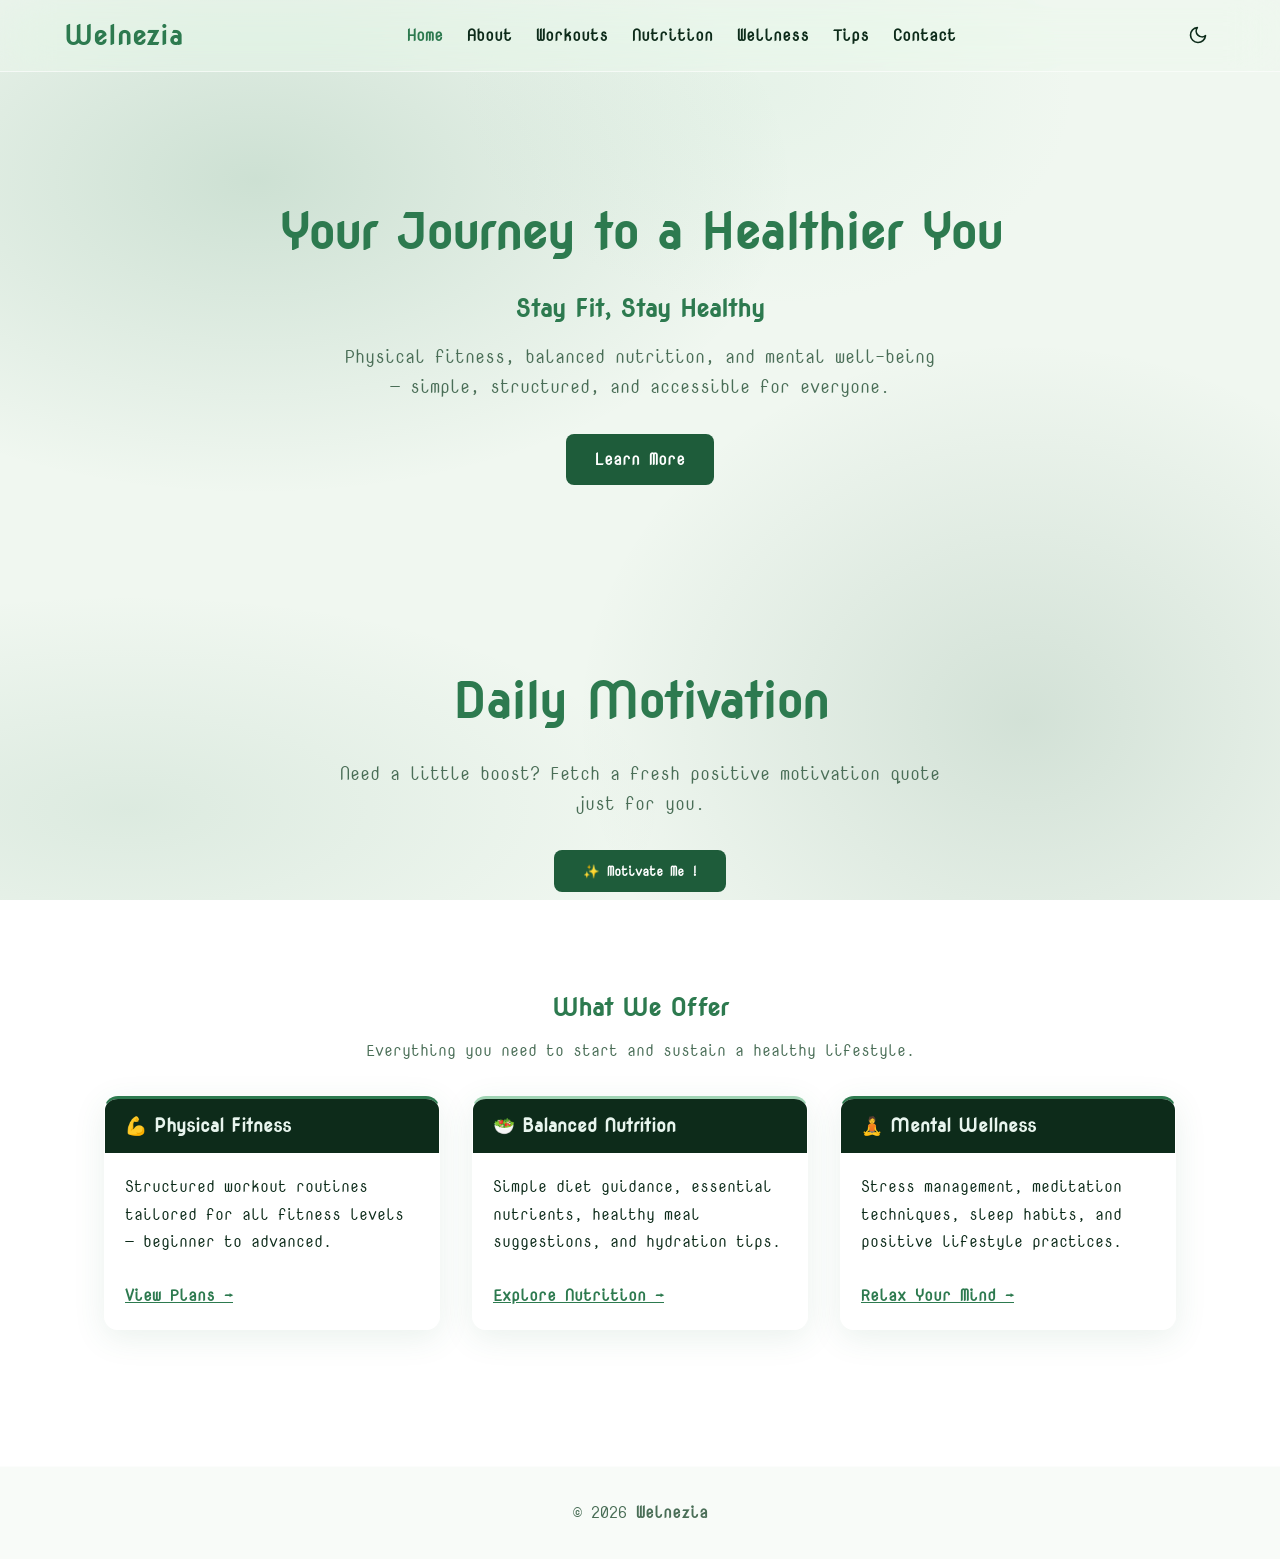
<file: index.html>
<!DOCTYPE html>
<html lang="en">
<head>
  <meta charset="UTF-8">
  <meta name="viewport" content="width=device-width, initial-scale=1.0">
  <title>Welnezia | Home</title>
  <meta name="description" content="Welnezia – Home. Health, fitness and mental wellness.">
  <meta name="keywords" content="health, fitness, diet, wellness, workout, nutrition">
  <meta property="og:title" content="Welnezia | Home">
  <meta property="og:image" content="https://picsum.photos/seed/welnezia/1200/630">
  <link rel="preconnect" href="https://fonts.googleapis.com">
  <link rel="preconnect" href="https://fonts.gstatic.com" crossorigin>
  <link href="https://fonts.googleapis.com/css2?family=Nova+Mono&family=Nova+Round&display=swap" rel="stylesheet">
  <link rel="stylesheet" href="css/style.css">
</head>
<body>
  <header>
    <a href="index.html" class="logo">Welnezia</a>
    <nav>
      <ul class="nav-links">
        <li><a href="index.html" class="active">Home</a></li>
        <li><a href="about.html">About</a></li>
        <li><a href="workouts.html">Workouts</a></li>
        <li><a href="nutrition.html">Nutrition</a></li>
        <li><a href="mental.html">Wellness</a></li>
        <li><a href="blogs.html">Tips</a></li>
        <li><a href="contact.html">Contact</a></li>
      </ul>
    </nav>
    <div class="nav-controls">
      <button id="theme-toggle" aria-label="Toggle theme"></button>
      <button id="hamburger" aria-label="Open menu"></button>
    </div>
  </header>
  <div id="mobile-menu">
    <a href="index.html" class="active">Home</a>
    <a href="about.html">About</a>
    <a href="workouts.html">Workouts</a>
    <a href="nutrition.html">Nutrition</a>
    <a href="mental.html">Wellness</a>
    <a href="blogs.html">Tips</a>
    <a href="contact.html">Contact</a>
  </div>
  <main>

    <section class="hero">
      <h1>Your Journey to a Healthier You</h1>
      <h2>Stay Fit, Stay Healthy</h2>
      <p>Physical fitness, balanced nutrition, and mental well-being — simple, structured, and accessible for everyone.</p>
      <a href="about.html" class="btn" style="background:var(--green-600)">Learn More</a>
    </section>

    <!-- Daily Motivation Widget -->
    <section class="hero">
      <div class="motivation-section">
        <h1>Daily Motivation</h1>
        <p class="subtitle">Need a little boost? Fetch a fresh positive motivation quote just for you.</p>
        <button class="btn" id="motivationBtn" style="background:var(--green-600)">✨ Motivate Me !</button>
        <p id="motivationError"></p>
        <div id="motivationBox">
          <h1 id="motivationText"></h1>
        </div>
      </div>
    </section>

    <section>
      <h2 style="text-align:center; margin-bottom:0.5rem;">What We Offer</h2>
      <p style="text-align:center; color:var(--text-muted); margin-bottom:2rem;">Everything you need to start and sustain a healthy lifestyle.</p>
      <div class="grid-container">
        <div class="card">
          <div class="card-heading">💪 Physical Fitness</div>
          <div class="card-body"><p>Structured workout routines tailored for all fitness levels — beginner to advanced.</p><br><a href="workouts.html" style="color:var(--primary); font-weight:700;">View Plans →</a></div>
        </div>
        <div class="card">
          <div class="card-heading">🥗 Balanced Nutrition</div>
          <div class="card-body"><p>Simple diet guidance, essential nutrients, healthy meal suggestions, and hydration tips.</p><br><a href="nutrition.html" style="color:var(--primary); font-weight:700;">Explore Nutrition →</a></div>
        </div>
        <div class="card">
          <div class="card-heading">🧘 Mental Wellness</div>
          <div class="card-body"><p>Stress management, meditation techniques, sleep habits, and positive lifestyle practices.</p><br><a href="mental.html" style="color:var(--primary); font-weight:700;">Relax Your Mind →</a></div>
        </div>
      </div>
    </section>
  </main>
  <footer>
    <p>&copy; 2026 <strong>Welnezia</strong></p>
  </footer>
  <script src="js/script.js"></script>
  <script src="js/api.js"></script>
</body>
</html>
</file>
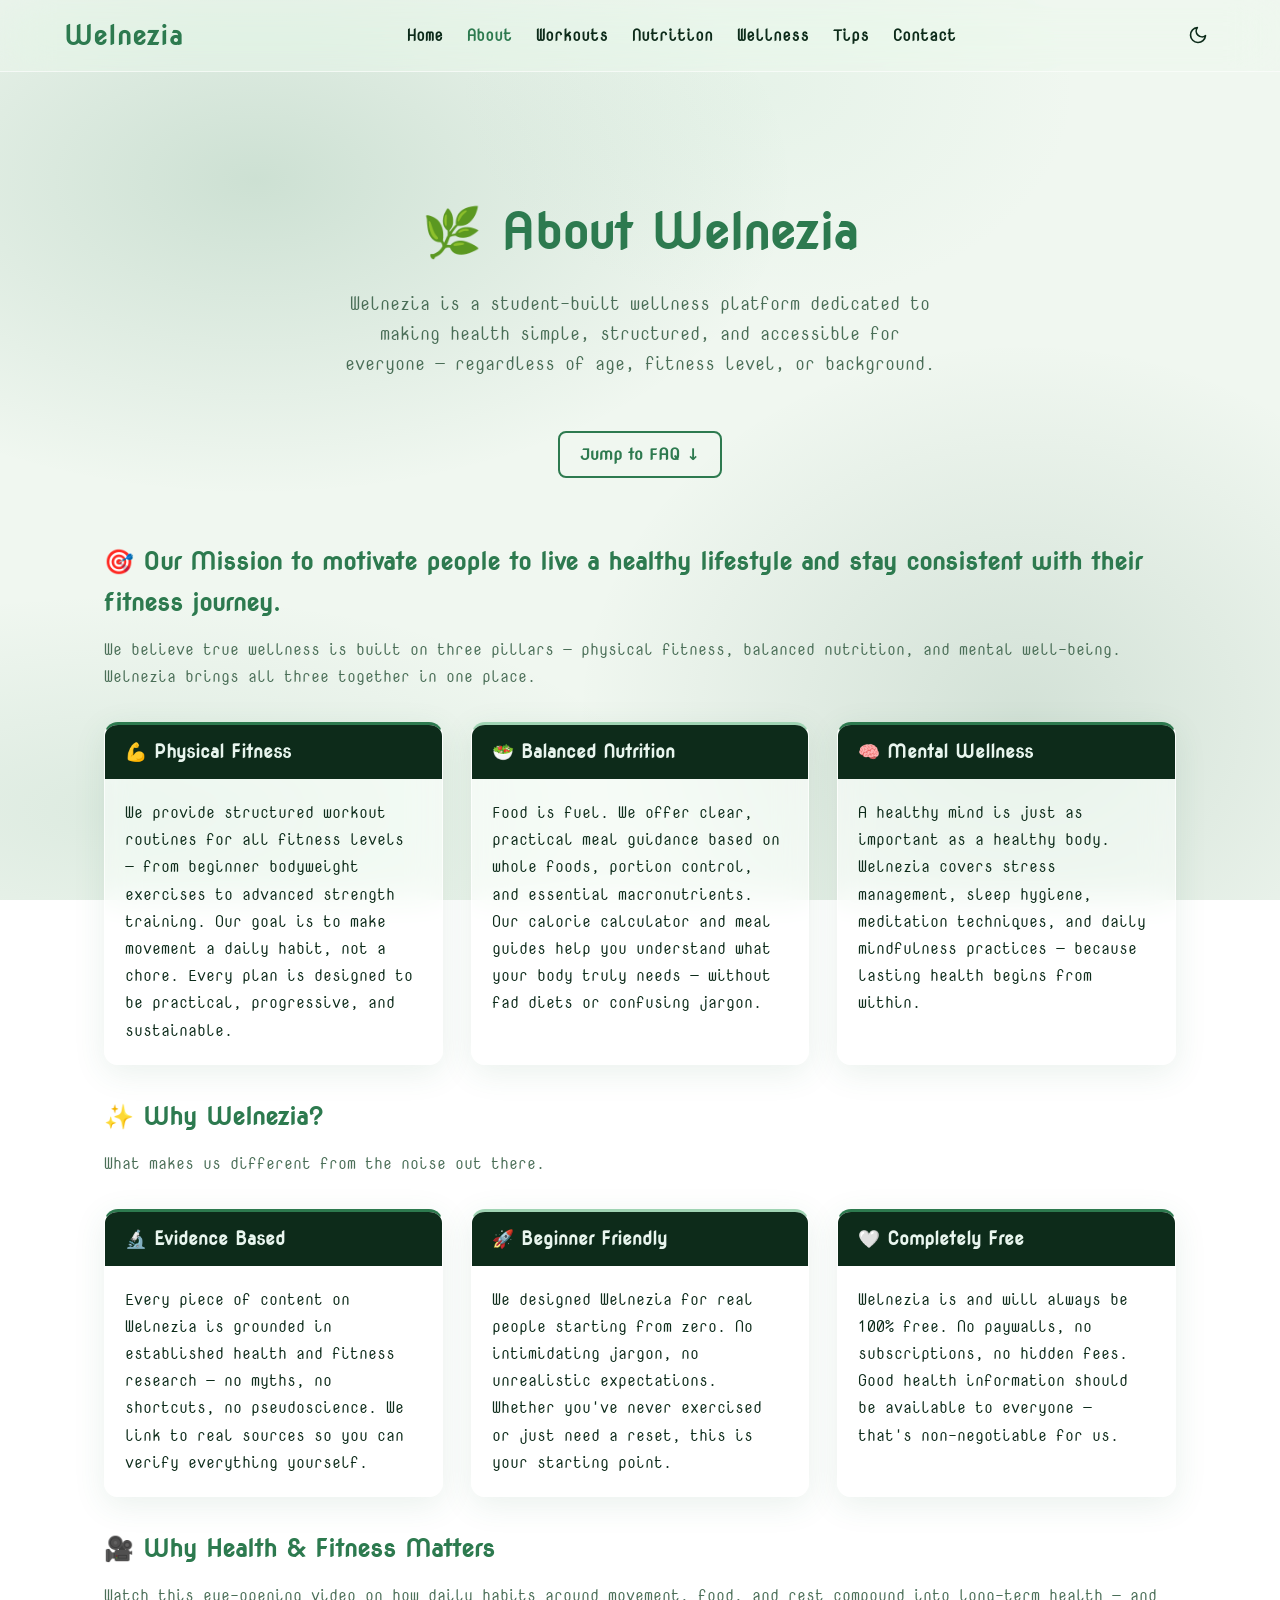
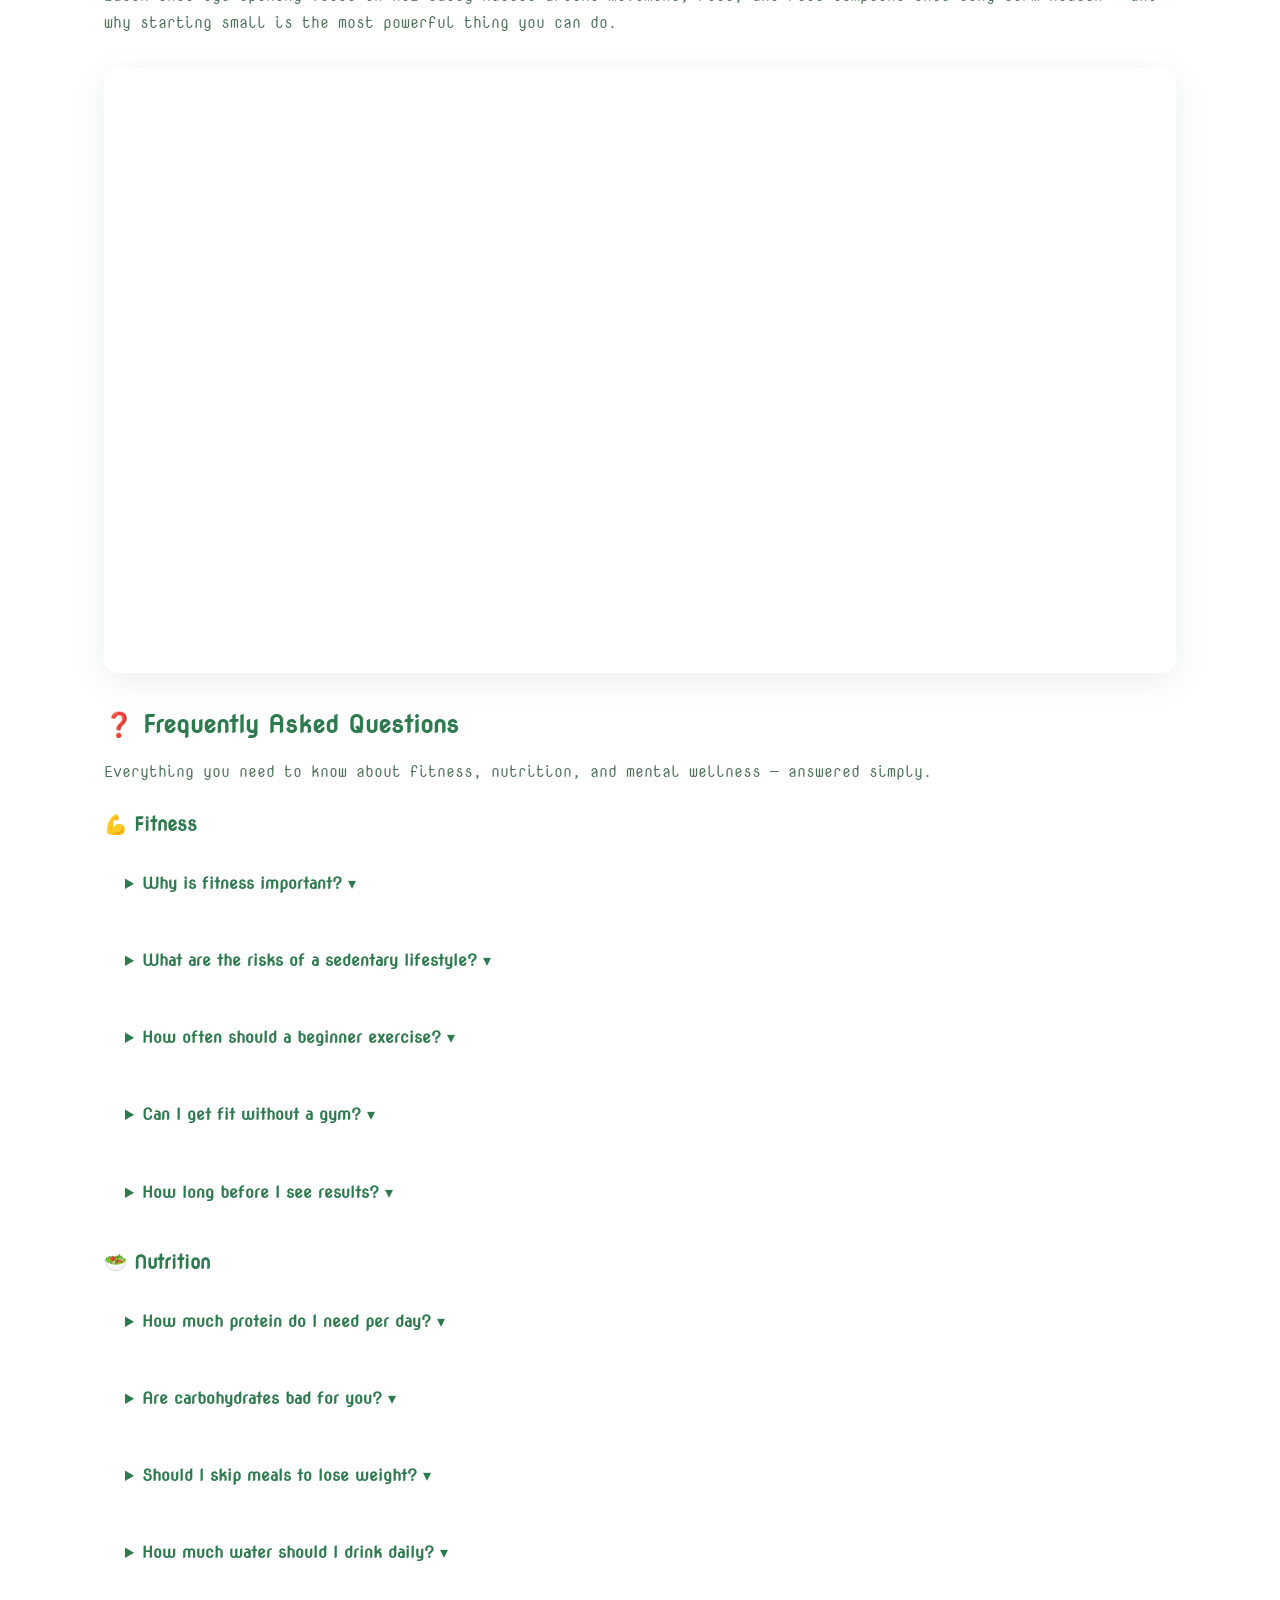
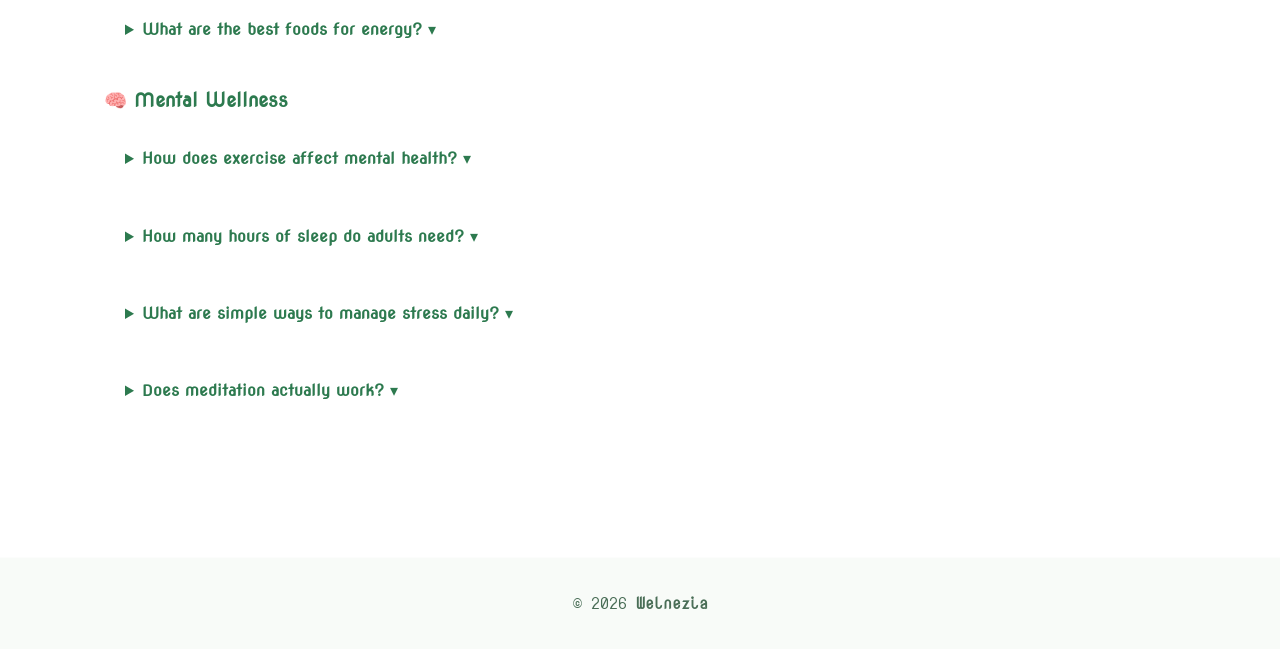
<file: about.html>
<!DOCTYPE html>
<html lang="en">
<head>
  <meta charset="UTF-8">
  <meta name="viewport" content="width=device-width, initial-scale=1.0">
  <title>Welnezia | About</title>
  <meta name="description" content="Welnezia – About us. Learn about our mission, vision and approach to health, fitness and mental wellness.">
  <meta name="keywords" content="about welnezia, health mission, fitness vision, wellness, nutrition">
  <meta property="og:title" content="Welnezia | About">
  <meta property="og:image" content="https://picsum.photos/seed/welnezia/1200/630">
  <link rel="preconnect" href="https://fonts.googleapis.com">
  <link rel="preconnect" href="https://fonts.gstatic.com" crossorigin>
  <link href="https://fonts.googleapis.com/css2?family=Nova+Mono&family=Nova+Round&display=swap" rel="stylesheet">
  <link rel="stylesheet" href="css/style.css">
  <style>
    .about-grid {
      display: grid;
      grid-template-columns: repeat(3, 1fr);
      gap: 1.75rem;
      margin: 2rem 0;
    }
    @media (max-width: 768px) {
      .about-grid { grid-template-columns: 1fr; }
    }
    .video-wrapper {
      position: relative;
      padding-bottom: 56.25%;
      height: 0;
      overflow: hidden;
      border-radius: 14px;
      border: 1px solid var(--border);
      box-shadow: var(--shadow);
      margin: 2rem 0;
    }
    .video-wrapper iframe {
      position: absolute;
      top: 0; left: 0;
      width: 100%; height: 100%;
      border: 0;
      border-radius: 14px;
    }
    .faq-section details {
      margin-bottom: 1rem;
    }
    .anchor-btn {
      display: inline-block;
      margin-top: 1.25rem;
      color: var(--primary);
      font-weight: 700;
      font-family: var(--font-display);
      text-decoration: none;
      border: 2px solid var(--primary);
      padding: 0.5rem 1.25rem;
      border-radius: 8px;
      transition: background 0.2s, color 0.2s;
    }
    .anchor-btn:hover {
      background: var(--primary);
      color: #fff;
    }
  </style>
</head>
<body>

  <header>
    <a href="index.html" class="logo">Welnezia</a>
    <nav>
      <ul class="nav-links">
        <li><a href="index.html">Home</a></li>
        <li><a href="about.html" class="active">About</a></li>
        <li><a href="workouts.html">Workouts</a></li>
        <li><a href="nutrition.html">Nutrition</a></li>
        <li><a href="mental.html">Wellness</a></li>
        <li><a href="blogs.html">Tips</a></li>
        <li><a href="contact.html">Contact</a></li>
      </ul>
    </nav>
    <div class="nav-controls">
      <button id="theme-toggle" aria-label="Toggle theme"></button>
      <button id="hamburger" aria-label="Open menu"></button>
    </div>
  </header>

  <div id="mobile-menu">
    <a href="index.html">Home</a>
    <a href="about.html" class="active">About</a>
    <a href="workouts.html">Workouts</a>
    <a href="nutrition.html">Nutrition</a>
    <a href="mental.html">Wellness</a>
    <a href="blogs.html">Tips</a>
    <a href="contact.html">Contact</a>
  </div>

  <main>

    <!-- Hero -->
    <section class="hero">
      <h1>🌿 About Welnezia</h1>
      <p>Welnezia is a student-built wellness platform dedicated to making health simple, structured, and accessible for everyone — regardless of age, fitness level, or background.</p>
      <a href="#faq" class="anchor-btn">Jump to FAQ &#8595;</a>
    </section>

    <!-- Mission -->
    <section style="margin-bottom:2rem;">
      <h2>🎯 Our Mission to motivate people to live a healthy lifestyle and stay consistent with their fitness journey.</h2>
      <p style="color:var(--text-muted); margin-bottom:1.5rem;">We believe true wellness is built on three pillars — physical fitness, balanced nutrition, and mental well-being. Welnezia brings all three together in one place.</p>
      <div class="about-grid">

        <div class="card">
          <div class="card-heading">💪 Physical Fitness</div>
          <div class="card-body">
            <p>We provide structured workout routines for all fitness levels — from beginner bodyweight exercises to advanced strength training. Our goal is to make movement a daily habit, not a chore. Every plan is designed to be practical, progressive, and sustainable.</p>
          </div>
        </div>

        <div class="card">
          <div class="card-heading">🥗 Balanced Nutrition</div>
          <div class="card-body">
            <p>Food is fuel. We offer clear, practical meal guidance based on whole foods, portion control, and essential macronutrients. Our calorie calculator and meal guides help you understand what your body truly needs — without fad diets or confusing jargon.</p>
          </div>
        </div>

        <div class="card">
          <div class="card-heading">🧠 Mental Wellness</div>
          <div class="card-body">
            <p>A healthy mind is just as important as a healthy body. Welnezia covers stress management, sleep hygiene, meditation techniques, and daily mindfulness practices — because lasting health begins from within.</p>
          </div>
        </div>

      </div>
    </section>

    <!-- Why Welnezia -->
    <section style="margin-bottom:2rem;">
      <h2>✨ Why Welnezia?</h2>
      <p style="color:var(--text-muted); margin-bottom:1.5rem;">What makes us different from the noise out there.</p>
      <div class="about-grid">

        <div class="card">
          <div class="card-heading">🔬 Evidence Based</div>
          <div class="card-body">
            <p>Every piece of content on Welnezia is grounded in established health and fitness research — no myths, no shortcuts, no pseudoscience. We link to real sources so you can verify everything yourself.</p>
          </div>
        </div>

        <div class="card">
          <div class="card-heading">🚀 Beginner Friendly</div>
          <div class="card-body">
            <p>We designed Welnezia for real people starting from zero. No intimidating jargon, no unrealistic expectations. Whether you've never exercised or just need a reset, this is your starting point.</p>
          </div>
        </div>

        <div class="card">
          <div class="card-heading">🤍 Completely Free</div>
          <div class="card-body">
            <p>Welnezia is and will always be 100% free. No paywalls, no subscriptions, no hidden fees. Good health information should be available to everyone — that's non-negotiable for us.</p>
          </div>
        </div>

      </div>
    </section>

    <!-- YouTube Embed -->
    <section style="margin-bottom:2rem;">
      <h2>🎥 Why Health &amp; Fitness Matters</h2>
      <p style="color:var(--text-muted); margin-bottom:1rem;">Watch this eye-opening video on how daily habits around movement, food, and rest compound into long-term health — and why starting small is the most powerful thing you can do.</p>
      <div class="video-wrapper">
        <iframe
          src="https://www.youtube.com/embed/_HEnohs6yYw"
          title="The Importance of Health and Fitness - YouTube"
          allow="accelerometer; autoplay; clipboard-write; encrypted-media; gyroscope; picture-in-picture"
          allowfullscreen>
        </iframe>
      </div>
    </section>

    <!-- FAQ -->
    <section class="faq-section" id="faq" style="margin-bottom:2rem;">
      <h2>❓ Frequently Asked Questions</h2>
      <p style="color:var(--text-muted); margin-bottom:1.5rem;">Everything you need to know about fitness, nutrition, and mental wellness — answered simply.</p>

      <h3 style="margin:1.5rem 0 0.75rem;">💪 Fitness</h3>

      <details>
        <summary>Why is fitness important?</summary>
        <p>Regular physical activity improves cardiovascular health, builds muscle, enhances mental clarity, reduces stress, and helps prevent chronic diseases like diabetes, obesity, and heart disease.</p>
      </details>

      <details>
        <summary>What are the risks of a sedentary lifestyle?</summary>
        <p>Sitting too much increases the risk of obesity, type 2 diabetes, cardiovascular disease, poor posture, and even depression. Even light movement throughout the day can significantly reduce these risks.</p>
      </details>

      <details>
        <summary>How often should a beginner exercise?</summary>
        <p>Beginners should aim for 3–4 days per week, starting with 20–30 minute sessions. Focus on consistency over intensity — building the habit matters more than pushing hard too soon.</p>
      </details>

      <details>
        <summary>Can I get fit without a gym?</summary>
        <p>Absolutely. Bodyweight exercises like push-ups, squats, lunges, and planks can build real strength and fitness. A pair of resistance bands and consistency will take you further than any gym membership without dedication.</p>
      </details>

      <details>
        <summary>How long before I see results?</summary>
        <p>Most people notice improved energy and mood within 2 weeks. Visible physical changes typically take 6–8 weeks of consistent training and proper nutrition. Progress photos and strength logs help you see what the mirror might miss.</p>
      </details>

      <h3 style="margin:1.5rem 0 0.75rem;">🥗 Nutrition</h3>

      <details>
        <summary>How much protein do I need per day?</summary>
        <p>For general health, 0.8g per kg of body weight is the minimum. For muscle building or active individuals, 1.2–2.0g per kg is recommended. Good sources include eggs, chicken, fish, legumes, paneer, and Greek yogurt.</p>
      </details>

      <details>
        <summary>Are carbohydrates bad for you?</summary>
        <p>No. Carbohydrates are your body's primary energy source. The key is choosing complex carbs — oats, brown rice, fruits, vegetables, and whole grains — over refined sugars and processed foods.</p>
      </details>

      <details>
        <summary>Should I skip meals to lose weight?</summary>
        <p>No. Skipping meals often leads to overeating later and slows your metabolism. Instead, focus on eating smaller, balanced meals regularly. A calorie deficit through mindful eating is far more effective and sustainable.</p>
      </details>

      <details>
        <summary>How much water should I drink daily?</summary>
        <p>The general recommendation is 2.5–3 litres per day for adults. Active individuals and those in hot climates need more. A good rule of thumb — if your urine is pale yellow, you're well hydrated.</p>
      </details>

      <details>
        <summary>What are the best foods for energy?</summary>
        <p>Complex carbs like oats and bananas, healthy fats like nuts and avocado, and lean proteins like eggs and legumes all provide sustained energy. Avoid sugar spikes from processed snacks — they lead to energy crashes.</p>
      </details>

      <h3 style="margin:1.5rem 0 0.75rem;">🧠 Mental Wellness</h3>

      <details>
        <summary>How does exercise affect mental health?</summary>
        <p>Exercise releases endorphins and serotonin — your brain's natural mood boosters. Regular physical activity is clinically proven to reduce symptoms of anxiety and depression, improve sleep quality, and boost self-esteem.</p>
      </details>

      <details>
        <summary>How many hours of sleep do adults need?</summary>
        <p>Most adults need 7–9 hours of quality sleep per night. Sleep is when your muscles repair, memory consolidates, and hormones regulate. Chronic sleep deprivation is linked to weight gain, poor focus, and increased stress.</p>
      </details>

      <details>
        <summary>What are simple ways to manage stress daily?</summary>
        <p>Deep breathing (box breathing or 4-7-8 method), 10-minute walks, journaling, limiting screen time before bed, and talking to someone you trust are all proven, simple stress management techniques you can start today.</p>
      </details>

      <details>
        <summary>Does meditation actually work?</summary>
        <p>Yes — and the science backs it. Even 10 minutes of daily mindfulness meditation has been shown to reduce cortisol (stress hormone) levels, improve focus, and increase emotional resilience over time. Apps like Headspace or simply focusing on your breath are great starting points.</p>
      </details>

    </section>

  </main>

  <footer>
    <p>&copy; 2026 <strong>Welnezia</strong></p>
  </footer>

  <script src="js/script.js"></script>
</body>
</html>
</file>
<file: css/style.css>
@import url('https://fonts.googleapis.com/css2?family=Nova+Mono&family=Nova+Round&display=swap');

/*RESET*/
*, *::before, *::after { box-sizing: border-box; margin: 0; padding: 0; }
html {
  scroll-behavior: smooth;
  font-size: 16px;
}
body {
  overflow-x: clip;
  max-width: 100%;
}


/*CSS VARIABLES (Light Theme)*/
:root {
  --green-50:  #e8f5ee;
  --green-100: #c8e6d4;
  --green-200: #a0d4b4;
  --green-400: #2d7a4f;
  --green-600: #1e5c3a;
  --green-800: #133d27;
  --green-900: #0d2b1a;

  --bg:                #f0f7f0;
  --surface:           rgba(255,255,255,0.55);
  --primary:           var(--green-400);
  --text:              #0d2b1a;
  --text-muted:        #4a6e57;
  --border:            rgba(255,255,255,0.70);
  --card-heading-bg:   var(--green-900);
  --card-heading-text: var(--green-50);
  --shadow:            0 8px 32px rgba(45,122,79,0.10);
  --nav-bg:            rgba(240,247,240,0.45);
  --nav-border:        rgba(255,255,255,0.60);
  --error:             #b91c1c;
  --font-display:      'Nova Round', system-ui, sans-serif;
  --font-body:         'Nova Mono', monospace;
}


/*CSS VARIABLES (Dark Theme)*/
[data-theme="dark"] {
  --bg:                #0a0f0b;
  --surface:           rgba(20,35,25,0.60);
  --primary:           #4db87a;
  --text:              #e8f5ee;
  --text-muted:        #8aab8a;
  --border:            rgba(255,255,255,0.07);
  --card-heading-bg:   var(--green-50);
  --card-heading-text: var(--green-900);
  --shadow:            0 8px 32px rgba(0,0,0,0.50);
  --nav-bg:            rgba(10,15,11,0.55);
  --nav-border:        rgba(255,255,255,0.08);
  --error:             #f87171;
}


/*Mesh Gradient Background*/
body {
  font-family: var(--font-body);
  color: var(--text);
  line-height: 1.7;
  min-height: 100vh;
  transition: color 0.3s;
}

body::before {
  content: '';
  position: fixed;
  inset: 0;
  z-index: -1;
  background:
    radial-gradient(ellipse 60% 50% at 20% 20%, rgba(45,122,79,0.18) 0%, transparent 70%),
    radial-gradient(ellipse 50% 60% at 80% 80%, rgba(30,92,58,0.14) 0%, transparent 70%),
    radial-gradient(ellipse 40% 40% at 60% 10%, rgba(160,212,180,0.12) 0%, transparent 60%),
    radial-gradient(ellipse 70% 40% at 10% 90%, rgba(45,122,79,0.10) 0%, transparent 60%),
    var(--bg);
  transition: background 0.3s;
}

[data-theme="dark"] body::before {
  background:
    radial-gradient(ellipse 50% 40% at 15% 25%, rgba(20,50,30,0.55) 0%, transparent 70%),
    radial-gradient(ellipse 40% 50% at 85% 75%, rgba(13,43,26,0.50) 0%, transparent 70%),
    radial-gradient(ellipse 30% 35% at 55% 5%,  rgba(30,60,40,0.30) 0%, transparent 60%),
    radial-gradient(ellipse 60% 30% at 5%  95%, rgba(10,25,15,0.40) 0%, transparent 60%),
    var(--bg);
}


/*Frost Glass Navbar*/
header {
  background: var(--nav-bg);
  backdrop-filter: blur(24px) saturate(180%);
  -webkit-backdrop-filter: blur(24px) saturate(180%);
  border-bottom: 1px solid var(--nav-border);
  padding: 0.85rem 5%;
  display: flex;
  justify-content: space-between;
  align-items: center;
  position: sticky;
  top: 0;
  z-index: 1000;
  width: 100%;
}

.logo {
  font-family: var(--font-display);
  font-size: 1.6rem;
  font-weight: 700;
  color: var(--primary);
  text-decoration: none;
  letter-spacing: 1px;
  cursor: pointer;
}

.nav-links {
  display: flex;
  list-style: none;
  gap: 1.5rem;
  align-items: center;
}

.nav-links a {
  text-decoration: none;
  color: var(--text);
  font-family: var(--font-body);
  font-weight: 600;
  transition: color 0.2s;
  cursor: pointer;
}

.nav-links a:hover,
.nav-links a.active { color: var(--primary); }

.nav-controls {
  display: flex;
  align-items: center;
  gap: 0.5rem;
}

#theme-toggle, #hamburger {
  background: none;
  border: none;
  cursor: pointer;
  color: var(--text);
  display: flex;
  align-items: center;
  justify-content: center;
  width: 36px;
  height: 36px;
  padding: 6px;
  border-radius: 6px;
  transition: background 0.2s;
}

#theme-toggle:hover, #hamburger:hover { background: rgba(45,122,79,0.12); }


/*Mobile-Menu*/
#mobile-menu {
  display: none;
  position: fixed;
  top: 57px;
  left: 0;
  right: 0;
  background: var(--nav-bg);
  backdrop-filter: blur(24px) saturate(180%);
  -webkit-backdrop-filter: blur(24px) saturate(180%);
  border-bottom: 1px solid var(--nav-border);
  padding: 1rem 5%;
  flex-direction: column;
  gap: 1rem;
  z-index: 1001;
  width: 100%;
}

#mobile-menu.open { display: flex; }

#mobile-menu a {
  text-decoration: none;
  color: var(--text);
  font-family: var(--font-body);
  font-weight: 600;
  padding: 0.5rem 0;
  border-bottom: 1px solid var(--border);
  transition: color 0.2s;
  cursor: pointer;
}

#mobile-menu a:hover { color: var(--primary); }

#hamburger { display: none; }

@media (max-width: 768px) {
  .nav-links { display: none; }
  #hamburger  { display: flex; }
}


/*Main Layout*/
main {
  max-width: 1200px;
  margin: 0 auto;
  padding: 2.5rem 5%;
  min-height: 80vh;
  width: 100%;
}

h1, h2, h3, h4 {
  font-family: var(--font-display);
  color: var(--primary);
  margin-bottom: 0.75rem;
}


/*Hero Section*/
.hero {
  text-align: center;
  padding: 5rem 1rem 4rem;
}

.hero h1 { font-size: 3rem; margin-bottom: 1rem; }
.hero p  { font-size: 1.1rem; color: var(--text-muted); max-width: 600px; margin: 0 auto 2rem; }


/*Feature Cards*/
.card {
  background: var(--surface);
  backdrop-filter: blur(16px) saturate(160%);
  -webkit-backdrop-filter: blur(16px) saturate(160%);
  border: 1px solid var(--border);
  border-radius: 14px;
  box-shadow: var(--shadow);
  overflow: hidden;
  transition: transform 0.3s, box-shadow 0.3s;
}

.card:hover {
  transform: translateY(-6px);
  box-shadow: 0 16px 48px rgba(45,122,79,0.18);
}

.card-heading {
  background: var(--card-heading-bg);
  color: var(--card-heading-text);
  font-family: var(--font-display);
  font-size: 1.1rem;
  font-weight: 700;
  padding: 0.75rem 1.25rem;
}

.card-body { padding: 1.25rem; }


/*Grid*/
.grid-container {
  display: grid;
  grid-template-columns: repeat(auto-fit, minmax(280px, 1fr));
  gap: 2rem;
  margin: 2rem 0;
}

/*Buttons*/
.btn {
  display: inline-block;
  padding: 0.75rem 1.8rem;
  background: var(--primary);
  color: #fff;
  border: none;
  border-radius: 8px;
  cursor: pointer;
  font-family: var(--font-body);
  font-weight: 700;
  text-decoration: none;
  transition: transform 0.2s, filter 0.2s;
}

.btn:hover { transform: translateY(-2px); filter: brightness(1.12); }

/*Tables*/
table           { width: 100%; border-collapse: collapse; margin: 2rem 0; }
caption         { padding: 0.75rem; font-family: var(--font-display); color: var(--text-muted); }
th, td          { padding: 0.85rem 1rem; border: 1px solid rgba(45,122,79,0.2); text-align: left; }
thead th        { background: var(--green-400); color: #fff; font-family: var(--font-display); }
tbody tr:nth-child(even) { background: rgba(45,122,79,0.05); }
tfoot td        { font-weight: bold; background: rgba(45,122,79,0.08); }

/*Forms*/
form {
  background: var(--surface);
  backdrop-filter: blur(16px);
  -webkit-backdrop-filter: blur(16px);
  border: 1px solid var(--border);
  border-radius: 14px;
  padding: 2rem;
  max-width: 620px;
  margin: 0 auto;
  display: flex;
  flex-direction: column;
  gap: 1rem;
  width: 100%;
}

fieldset { border: 1px solid rgba(45,122,79,0.25); padding: 1.25rem; border-radius: 8px; }
legend   { padding: 0 0.5rem; color: var(--primary); font-family: var(--font-display); }
label    { font-weight: 600; display: block; margin-top: 0.5rem; cursor: pointer; }

input[type="text"],
input[type="email"],
input[type="tel"],
input[type="date"],
input[type="number"],
select, textarea {
  width: 100%;
  padding: 0.7rem 1rem;
  border: 1px solid rgba(45,122,79,0.3);
  border-radius: 6px;
  background: rgba(255,255,255,0.3);
  color: var(--text);
  font-family: var(--font-body);
  margin-top: 0.3rem;
}

/*Cursor UX cues*/
input[type="text"],
input[type="email"],
input[type="tel"],
input[type="date"],
input[type="number"],
textarea            { cursor: text; }

select              { cursor: pointer; }

input[type="radio"],
input[type="checkbox"] { cursor: pointer; }

[data-theme="dark"] input,
[data-theme="dark"] select,
[data-theme="dark"] textarea { background: rgba(20,50,30,0.4); }

input:focus, textarea:focus, select:focus { outline: 2px solid var(--primary); }
.error-msg { color: var(--error); font-size: 0.82rem; display: none; }


/*Daily Motivation Widget*/
.motivation-section {
  text-align: center;
  max-width: 700px;
  margin: 2rem auto;
}

#motivationBox {
  max-width: 600px;
  margin: 1.5rem auto 0;
}

#motivationText {
  color: var(--text-muted);
}


/*FAQ Section*/
details {
  background: var(--surface);
  backdrop-filter: blur(12px);
  border: 1px solid var(--border);
  border-radius: 10px;
  padding: 1rem 1.25rem;
  margin-bottom: 1rem;
}

summary   { cursor: pointer; color: var(--primary); font-family: var(--font-display); font-weight: 700; }
details p { margin-top: 0.75rem; color: var(--text-muted); }

/*Media*/
img, video      { max-width: 100%; height: auto; border-radius: 10px; }
.media-wrapper  { margin: 2rem 0; text-align: center; max-width: 100%; overflow: hidden; }
canvas          { border-radius: 10px; background: var(--surface); border: 1px solid var(--border); max-width: 100%; }
iframe          { border-radius: 10px; max-width: 100%; }

/*Footer*/
footer {
  text-align: center;
  padding: 2rem;
  background: var(--nav-bg);
  backdrop-filter: blur(24px);
  border-top: 1px solid var(--nav-border);
  font-family: var(--font-body);
  color: var(--text-muted);
  margin-top: 4rem;
  width: 100%;
}

/*Selectors, Pseudo-classes & Pseudo-elements*/

/* Adjacent sibling — nav active underline indicator */
.nav-links a.active + a { opacity: 1; }

/* Descendant + :not() pseudo-class */
nav > ul > li > a:not(.active):hover { opacity: 0.8; }

/* nth-child on cards — alternating accent border */
.card:nth-child(odd)  { border-top: 3px solid var(--primary); }
.card:nth-child(even) { border-top: 3px solid var(--green-200); }

/* Attribute selector on checkbox label */
input[type="checkbox"] + label { cursor: pointer; }

/* ::before pseudo-element — decorative card top line */
.card::before { content: ''; display: block; }

/* ::after pseudo-elements — FAQ arrow indicators */
details summary::after       { content: ' ▾'; }
details[open] summary::after { content: ' ▴'; }

/*Responsiveness*/
@media (max-width: 768px) {
  .hero h1         { font-size: 2rem; }
  .hero            { padding: 3rem 1rem 2rem; }
  main             { padding: 1.5rem 4%; }
  .grid-container  { grid-template-columns: 1fr; }
  table            { font-size: 0.78rem; display: block; overflow-x: auto; -webkit-overflow-scrolling: touch; }
  th, td           { padding: 0.5rem 0.6rem; white-space: nowrap; }
  img, iframe, video { max-width: 100%; }
  form             { padding: 1.25rem; }
  .btn             { width: 100%; text-align: center; }
}
</file>
